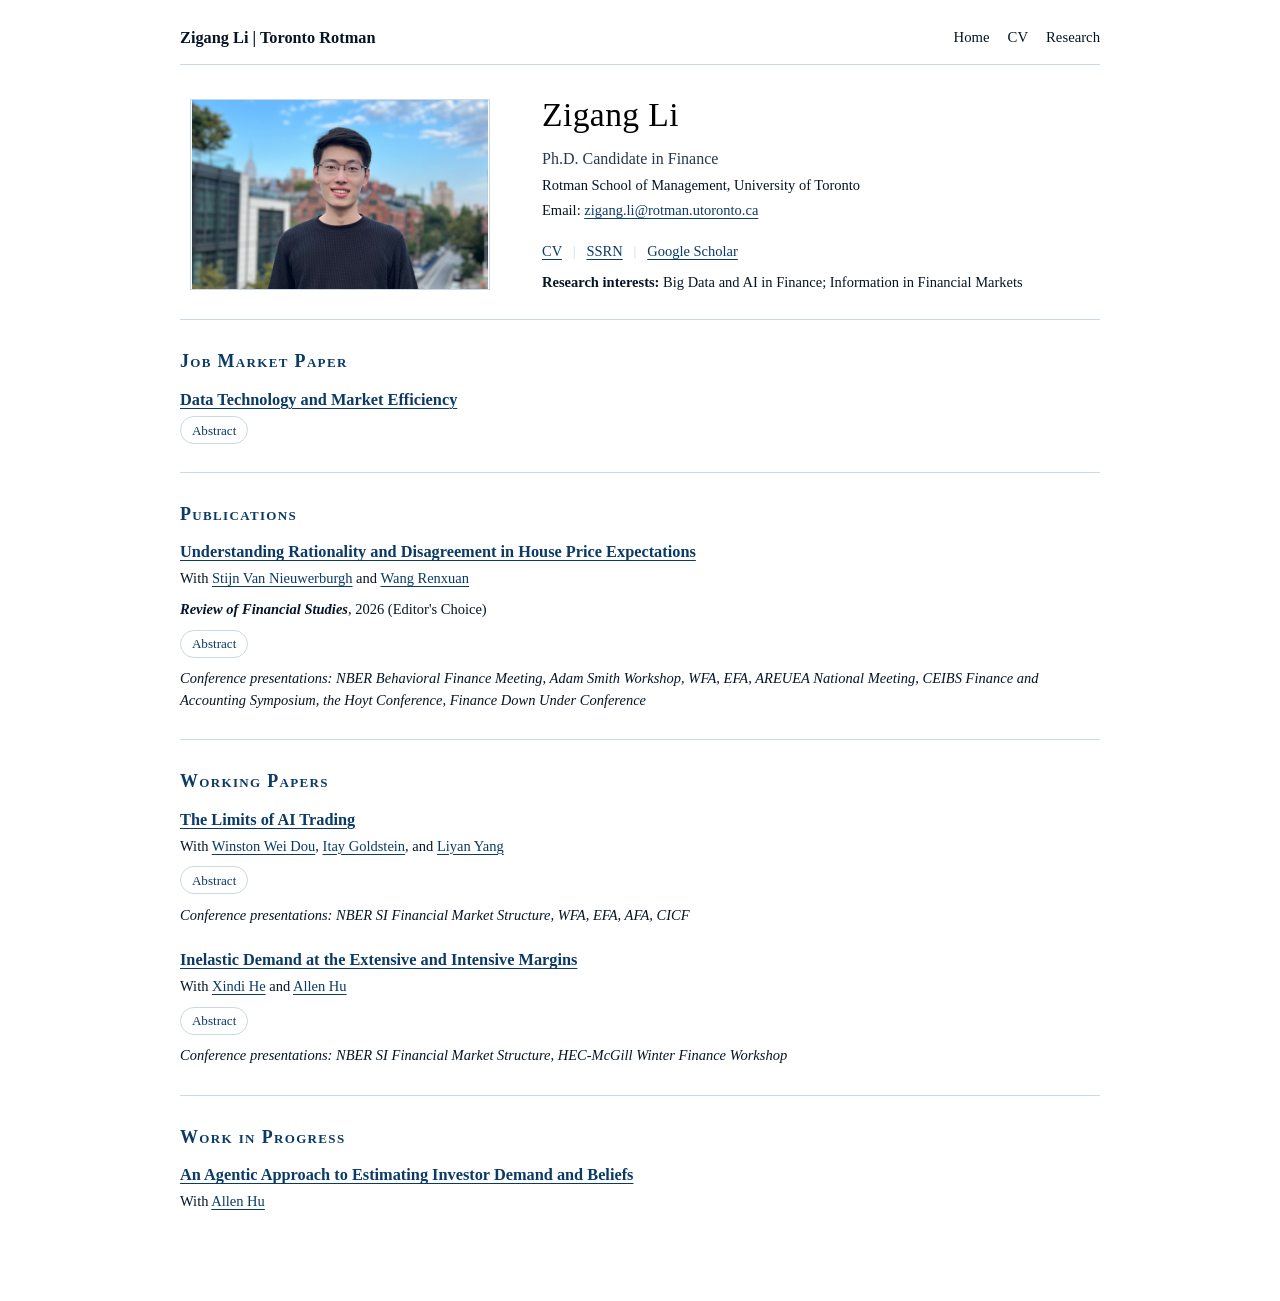
<file: index.html>
<!doctype html>
<html lang="en">
<head>
  <meta charset="utf-8">
  <meta name="viewport" content="width=device-width, initial-scale=1">
  <title>Zigang Li | Toronto Rotman</title>
  <link rel="preconnect" href="https://fonts.googleapis.com">
  <link rel="preconnect" href="https://fonts.gstatic.com" crossorigin>
  <link href="https://fonts.googleapis.com/css2?family=Lato:wght@300;400;700&display=swap" rel="stylesheet">
  <link rel="stylesheet" href="styles.css">
</head>
<body>
  <main class="page" id="home">
    <nav class="topbar" aria-label="Primary navigation">
      <a class="topbar-brand" href="#home">Zigang Li | Toronto Rotman</a>
      <div class="topbar-links">
        <a href="#home">Home</a>
        <a href="assets/CV_Zigang%20Li.pdf?v=640594378d0b938e">CV</a>
        <a href="#research">Research</a>
      </div>
    </nav>

    <header class="site-header">
      <div class="profile">
        <div class="profile-text">
          <h1>Zigang Li</h1>
          <p class="role">Ph.D. Candidate in Finance</p>
          <p class="affiliation">Rotman School of Management, University of Toronto</p>
          <p>Email: <a href="mailto:zigang.li@rotman.utoronto.ca">zigang.li@rotman.utoronto.ca</a></p>
          <p class="links">
            <a href="assets/CV_Zigang%20Li.pdf?v=640594378d0b938e">CV</a>
            <span aria-hidden="true">|</span>
            <a href="https://papers.ssrn.com/sol3/cf_dev/AbsByAuth.cfm?per_id=5707006">SSRN</a>
            <span aria-hidden="true">|</span>
            <a href="https://scholar.google.com/citations?user=6oqOOu8AAAAJ&amp;hl=en">Google Scholar</a>
          </p>
          <p class="interests"><strong>Research interests:</strong> Big Data and AI in Finance; Information in Financial Markets</p>
        </div>
        <img class="profile-photo" src="assets/zigang-li.jpg" alt="Zigang Li">
      </div>
    </header>

    <section id="research">
      <h2>Job Market Paper</h2>
      <article class="paper">
        <h3><a href="assets/JMP_ZigangLi.pdf">Data Technology and Market Efficiency</a></h3>
        <details class="abstract">
          <summary>Abstract</summary>
          <p>How will advances in data technology affect market equilibrium and informational efficiency when adoption by investors is uneven? I show that data technology development and dissemination improve asset managers' stock-picking ability, especially for those with larger shares of data-science labor. Using U.S. institutional holdings and employment records, I estimate information production across investors and a demand system with heterogeneity in private information and learning from prices. I estimate investors' private information from holdings' forecasting power for future payoffs beyond public information and prices. Data technology developments are captured by increases in data scientist productivity. Estimates show that better-informed investors have more elastic demand, while learning from prices makes demand 61 percent less elastic at the median informative stock. A counterfactual advance calibrated to more than a decade of data scientist productivity growth raises price informativeness by 26 percent, more for small stocks. New technology adopters crowd out other investors, increasing market segmentation as stocks' investor bases diverge. Aggregate demand becomes more inelastic for 47 percent of stocks.</p>
        </details>
      </article>
    </section>

    <section>
      <h2>Publications</h2>
      <article class="paper">
        <h3><a href="https://academic.oup.com/rfs/article/39/2/297/8257601">Understanding Rationality and Disagreement in House Price Expectations</a></h3>
        <p>With <a href="https://business.columbia.edu/svannieuwerburgh">Stijn Van Nieuwerburgh</a> and <a href="https://wangrenxuan.net">Wang Renxuan</a></p>
        <p><em><strong>Review of Financial Studies</strong></em>, 2026 (Editor's Choice)</p>
        <details class="abstract">
          <summary>Abstract</summary>
          <p>Professional house price forecast data are consistent with a rational model where agents must learn about the parameters of the house price growth process and the underlying state of the housing market. Slow learning about the long-run mean generates overreaction to forecast revisions and a modest response of forecasts to lagged realizations. Heterogeneity in signals and priors about the long-run mean helps the model account for cross-sectional dispersion in forecasts. Introducing behavioral frictions helps improve the model's predictions for short-horizon overreaction and dispersion. Using a cross-section of forecasters and a term structure of forecasts are crucial for inference.</p>
        </details>
        <p><em>Conference presentations: NBER Behavioral Finance Meeting, Adam Smith Workshop, WFA, EFA, AREUEA National Meeting, CEIBS Finance and Accounting Symposium, the Hoyt Conference, Finance Down Under Conference</em></p>
      </article>
    </section>

    <section>
      <h2>Working Papers</h2>
      <article class="paper">
        <h3><a href="https://papers.ssrn.com/sol3/papers.cfm?abstract_id=5866104">The Limits of AI Trading</a></h3>
        <p>With <a href="https://finance-faculty.wharton.upenn.edu/wdou/">Winston Wei Dou</a>, <a href="https://finance.wharton.upenn.edu/~itayg/">Itay Goldstein</a>, and <a href="http://individual.utoronto.ca/liyanyang/">Liyan Yang</a></p>
        <details class="abstract">
          <summary>Abstract</summary>
          <p>This paper develops a framework for AI-human interactions in financial markets, in which AI investors learn the price formation process through Q-learning while human investors form beliefs through level-<em>k</em> thinking, capturing how the two types differ in learning about the market environment. We show that for any human behavior, AI trading converges to a rational strategy that correctly understands human trading and the true price function. This convergence facilitates identifying two limits humans place on AI performance: AI's information advantage is bounded by human information, and human sophistication limits AI sophistication.</p>
        </details>
        <p><em>Conference presentations: NBER SI Financial Market Structure, WFA, EFA, AFA, CICF</em> </p>
      </article>

      <article class="paper">
        <h3><a href="#home">Inelastic Demand at the Extensive and Intensive Margins</a></h3>
        <p>With <a href="https://www.hexindi.com/">Xindi He</a> and <a href="https://www.allenanhu.com/">Allen Hu</a></p>
        <details class="abstract">
          <summary>Abstract</summary>
          <p>We decompose investor demand into its extensive margin&mdash;initiating or liquidating a position&mdash;and intensive margin&mdash;scaling an existing position. Extensive demand is economically large, accounting for 40% of institutional and 80% of retail flows, and its estimated price elasticity is closer to zero and often positive. Extensive demand is primarily driven by past returns and attention, whereas intensive demand reflects fundamentals. To account for these findings, we develop a Grossman-Stiglitz-style model of inelastic markets in which extensive flows act as unobservable endogenous demand shocks and investors learn from prices based on their subjective expectations about these flows. Learning from prices leads to a more inelastic, and even upward-sloping, extensive demand curve. Embedding the model in an asset demand system, we structurally estimate both elasticities under alternative specifications of flow expectations and find that extrapolative expectations best fit the data. Reduced-form evidence and counterfactual analysis both show that as the share of extensive demand rises, prices, volatility, and firm-specific price informativeness increase, while market-wide informativeness declines.</p>
        </details>
        <p><em>Conference presentations: NBER SI Financial Market Structure, HEC-McGill Winter Finance Workshop</em></p>
      </article>
    </section>

    <section>
      <h2>Work in Progress</h2>
      <article class="paper">
        <h3><a href="#home">An Agentic Approach to Estimating Investor Demand and Beliefs</a></h3>
        <p>With <a href="https://www.allenanhu.com/">Allen Hu</a></p>
      </article>
    </section>
  </main>
</body>
</html>
</file>
<file: styles.css>
:root {
  --page-bg: #ffffff;
  --paper-bg: #ffffff;
  --ink: #071426;
  --muted: #27384d;
  --rule: #cbd8e6;
  --accent: #0b3a66;
  --accent-soft: #edf5ff;
  --name-font: "Cormorant Garamond", "Iowan Old Style", "Palatino Linotype", Palatino, Georgia, serif;
  --body-font: Georgia, "Times New Roman", serif;
  --base-font-size: 14.5px;
}

* {
  box-sizing: border-box;
}

body {
  margin: 0;
  background: var(--page-bg);
  color: var(--ink);
  font-family: var(--body-font);
  font-size: var(--base-font-size);
  line-height: 1.48;
}

.page {
  width: min(920px, calc(100% - 40px));
  margin: 0 auto;
  padding: 26px 0 60px;
}

.topbar {
  display: flex;
  align-items: center;
  justify-content: space-between;
  gap: 24px;
  margin-bottom: 34px;
  padding-bottom: 14px;
  border-bottom: 1px solid var(--rule);
  font-family: var(--name-font);
}

.topbar a {
  color: var(--ink);
  text-decoration: none;
}

.topbar a:hover,
.topbar a:focus {
  background: transparent;
  color: var(--accent);
  text-decoration: underline;
  text-underline-offset: 0.22em;
}

.topbar-brand {
  font-size: 1.02rem;
  font-weight: 700;
}

.topbar-links {
  display: flex;
  gap: 18px;
  font-size: 0.92rem;
}

.site-header {
  padding-bottom: 22px;
  border-bottom: 1px solid var(--rule);
}

.profile {
  display: grid;
  grid-template-columns: 310px minmax(0, 560px);
  gap: 52px;
  align-items: start;
  justify-content: start;
  margin-left: 0;
}

.profile-text {
  display: flex;
  min-height: 198px;
  flex-direction: column;
  grid-column: 2;
  grid-row: 1;
}

.profile-photo {
  display: block;
  width: 300px;
  height: auto;
  aspect-ratio: 2830 / 1800;
  border: 1px solid var(--rule);
  background: var(--paper-bg);
  grid-column: 1;
  grid-row: 1;
  margin-left: 10px;
  object-fit: contain;
}

h1,
h2,
h3,
p {
  margin-top: 0;
}

h1 {
  margin-bottom: 1rem;
  color: #000000;
  font-family: var(--name-font);
  font-size: clamp(1.86rem, 3.6vw, 2.10rem);
  font-weight: 500;
  letter-spacing: 0.012em;
  line-height: 0.95;
}

.profile p {
  margin-bottom: 0.26rem;
}

.role {
  color: var(--muted);
  font-size: 1rem;
  margin-bottom: 0.18rem;
}

.affiliation {
  margin-bottom: 0.58rem;
}

.links {
  margin-top: 0.95rem;
}

.links span {
  color: var(--rule);
  margin: 0 0.45rem;
}

.interests {
  max-width: none;
  margin-top: auto;
  margin-bottom: 0;
}

section {
  padding: 28px 0 4px;
  border-bottom: 1px solid var(--rule);
}

section:last-child {
  border-bottom: 0;
}

h2 {
  color: var(--accent);
  font-size: 1.12rem;
  font-variant-caps: small-caps;
  letter-spacing: 0.075em;
}

h3 {
  margin-bottom: 0.32rem;
  font-size: 1.02rem;
  line-height: 1.28;
}

a {
  color: var(--accent);
  text-decoration-thickness: 0.08em;
  text-underline-offset: 0.18em;
}

a:hover,
a:focus {
  background: var(--accent-soft);
}

.paper {
  margin: 0 0 24px;
}

.paper p {
  margin-bottom: 0.58rem;
}

.abstract {
  margin: 0.36rem 0 0.66rem;
}

.abstract summary {
  display: inline-block;
  border: 1px solid var(--rule);
  border-radius: 999px;
  color: var(--accent);
  cursor: pointer;
  font-size: 0.82rem;
  line-height: 1;
  padding: 0.4rem 0.68rem;
}

.abstract summary:hover,
.abstract summary:focus {
  background: var(--accent-soft);
}

.abstract p {
  margin-top: 0.75rem;
}

@media (max-width: 640px) {
  body {
    font-size: 14.5px;
  }

  .page {
    width: min(100% - 24px, 860px);
    padding-top: 24px;
  }

  .topbar {
    align-items: flex-start;
    flex-direction: column;
    gap: 10px;
    margin-bottom: 28px;
  }

  .topbar-links {
    gap: 14px;
  }

  .profile {
    grid-template-columns: 1fr;
    gap: 24px;
    margin-left: 0;
  }

  .profile-text,
  .profile-photo {
    grid-column: auto;
    grid-row: auto;
  }

  .profile-photo {
    width: min(100%, 300px);
    height: auto;
  }

  .links span {
    margin: 0 0.28rem;
  }
}
</file>
